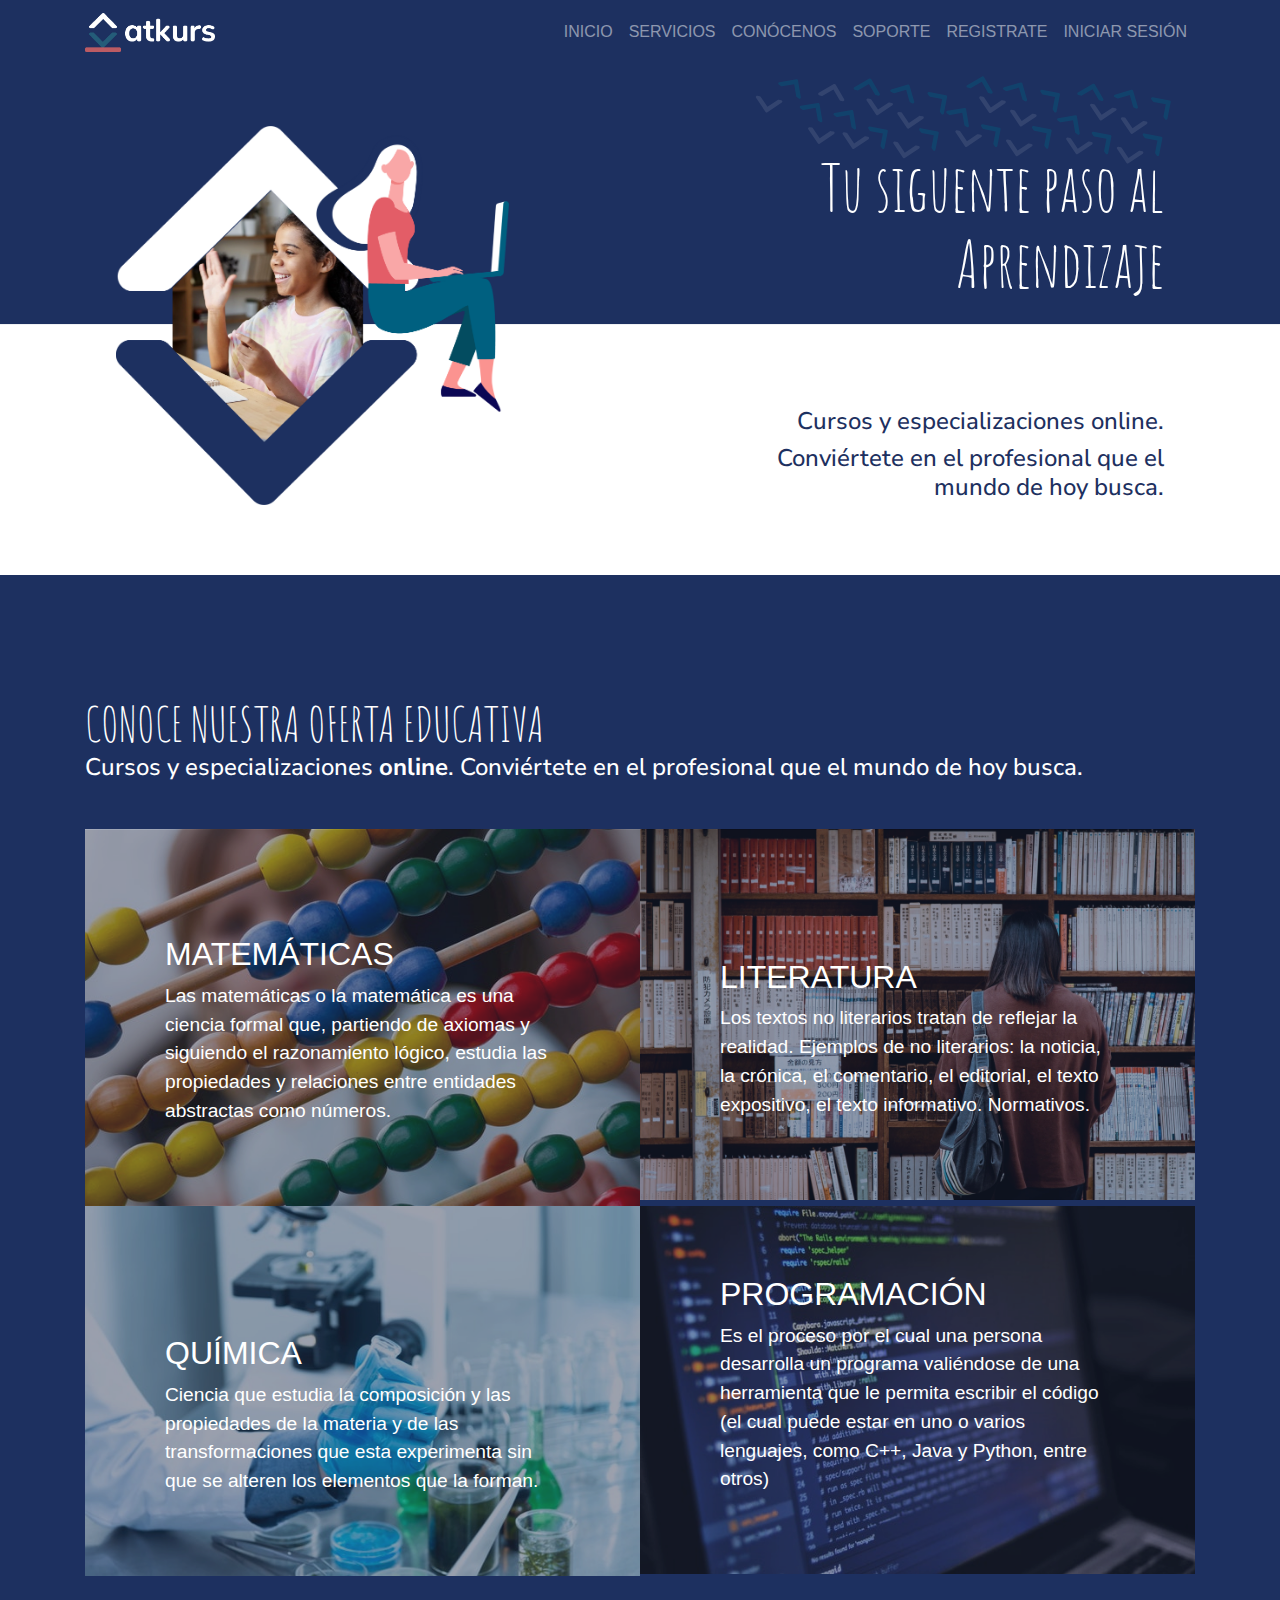
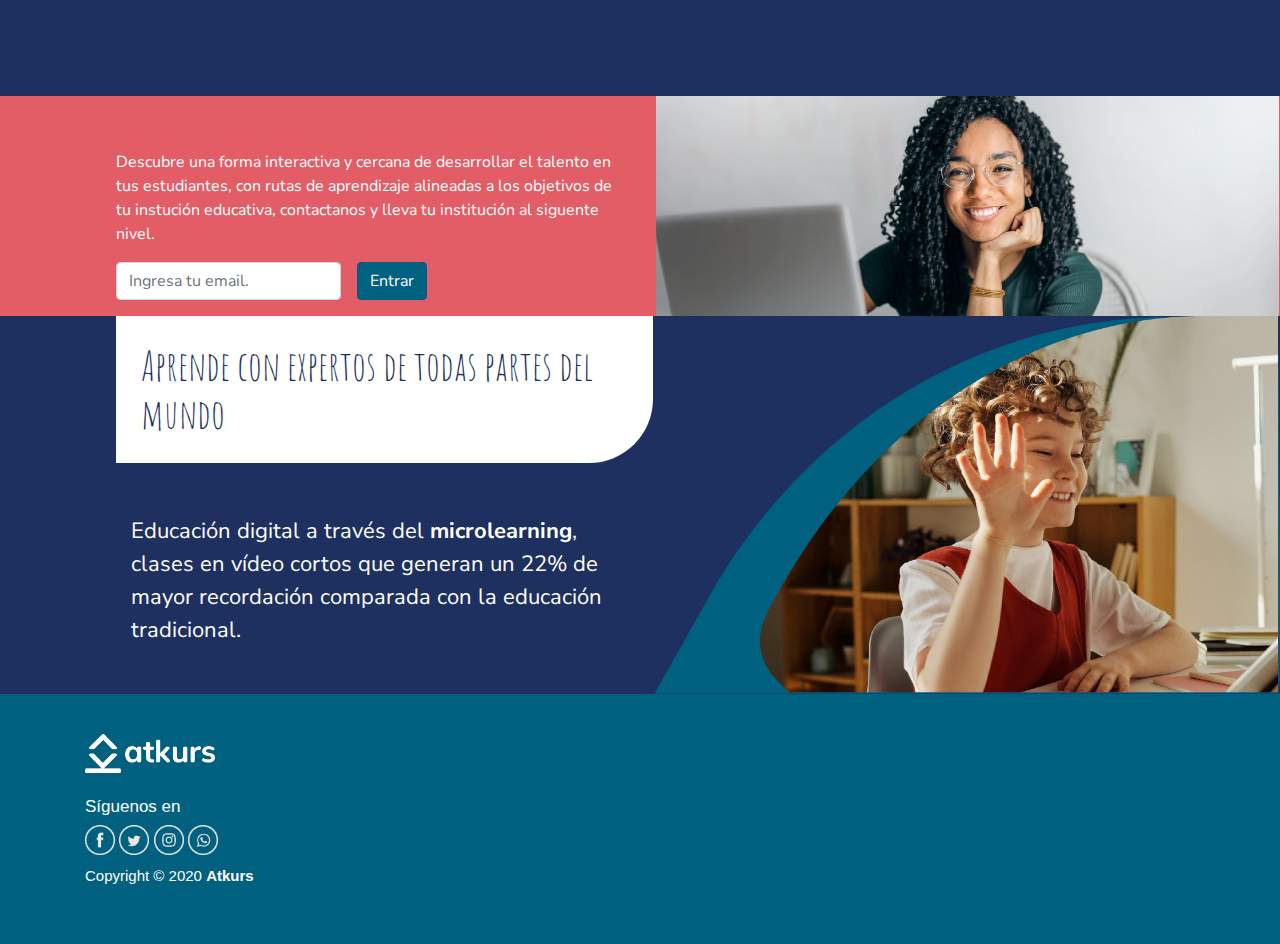
<file: index.html>
<!DOCTYPE html>
<html lang="en">

<head>
    <meta charset="UTF-8">
    <meta name="viewport" content="width=device-width, initial-scale=1.0">
        <link rel="stylesheet" href="https://stackpath.bootstrapcdn.com/bootstrap/4.4.1/css/bootstrap.min.css" integrity="sha384-Vkoo8x4CGsO3+Hhxv8T/Q5PaXtkKtu6ug5TOeNV6gBiFeWPGFN9MuhOf23Q9Ifjh" crossorigin="anonymous">
    <link href="css/style.css" rel="stylesheet">
<link rel="preconnect" href="https://fonts.gstatic.com">
<link href="https://fonts.googleapis.com/css2?family=Oswald:wght@700&family=Raleway:ital,wght@0,100;0,200;0,300;0,400;0,700;0,800;0,900;1,100;1,200;1,300;1,600&display=swap" rel="stylesheet">
   <link rel="preconnect" href="https://fonts.gstatic.com">
    <link href="https://fonts.googleapis.com/css2?family=Amatic+SC:wght@700&family=Nunito+Sans:wght@300&display=swap" rel="stylesheet">

    <title>Atkurs-Home Page</title>
</head>

<body>
       <nav class="navbar navbar-expand-lg navbar-dark fixed-top" id="mainNav">
            <div class="container">
                <a class="navbar-brand js-scroll-trigger" href="index.html"> <img src="img/logo-header_1.png" alt="Logo Atkurs" width="130" class="img-fluid"></a>
                <button class="navbar-toggler navbar-toggler-right" type="button" data-toggle="collapse" data-target="#navbarResponsive" aria-controls="navbarResponsive" aria-expanded="false" aria-label="Toggle navigation">
                    Menu
                    <i class="fas fa-bars ml-1"></i>
                </button>
                <div class="collapse navbar-collapse" id="navbarResponsive">
                    <ul class="navbar-nav text-uppercase ml-auto">
                                   <li class="nav-item"><a class="nav-link js-scroll-trigger" href="index.html">Inicio</a></li>
                        <li class="nav-item"><a class="nav-link js-scroll-trigger" href="servicios.html">Servicios</a></li>
                        <li class="nav-item"><a class="nav-link js-scroll-trigger" href="conocenos.html">Conócenos</a></li>
                        <li class="nav-item"><a class="nav-link js-scroll-trigger" href="contacto.html">Soporte</a></li>
                        <li class="nav-item"><a class="nav-link js-scroll-trigger" href="registrate.html">Registrate</a></li>
                          <li class="nav-item"><a class="nav-link js-scroll-trigger" href="login.html">Iniciar Sesión</a></li>
                    </ul>
                </div>
            </div>
        </nav>  

      <header>
            <div class="container">
              
            </div>
        </header> 
<section id="villain">
        <div class="containter">
            
            <div class="row">
        
                <article class="col-md-6 col-sm-12 articlesGrid">
                    <img src="img/Untitled-1.png" alt="Image" class="img-fluid">
                </article>
                
                <article class="col-md-6 col-sm-12 articlesGrid"><br>
                    <h1 class="Titulo1">Tu siguente paso al Aprendizaje</h1>
                    <br><br><br><br>
                <div class="Subtitulo1"> 
                    <h4>Cursos y especializaciones online.</h4>
                    <h4>Conviértete en el profesional que el mundo de hoy busca.</h4>
                </div>
                   
                </article>  
                
            </div>
        </div>
    </section>


    <!-- ofertaEducativa -->
  <section class="content-section" id="ofertaEducativa">
    <div class="container">
      <div class="content-section-heading ">
        <h2 class=" mb-0 Titulo3" >CONOCE NUESTRA OFERTA EDUCATIVA</h2>
        <h4 class="mb-5 Subtitulo3">Cursos y especializaciones <b>online</b>. Conviértete en el profesional que el mundo de hoy busca.</h4>
      </div>
      <div class="row no-gutters">
        <div class="col-lg-6">
          <a class="ofertaEducativa-item" href="#!">
            <div class="caption">
              <div class="caption-content">
                <div class="h2">MATEMÁTICAS</div>
                <p class="mb-0">Las matemáticas o la matemática​ es una ciencia formal que, partiendo de axiomas y siguiendo el razonamiento lógico, estudia las propiedades y relaciones entre entidades abstractas como números.</p>
              </div>
            </div>
            <img class="img-fluid Img_ofertaEducativa" src="img/ofertaEducativa-1.jpg" alt="">
          </a>
        </div>
        <div class="col-lg-6">
          <a class="ofertaEducativa-item" href="#!">
            <div class="caption">
              <div class="caption-content">
                <div class="h2">LITERATURA</div>
                <p class="mb-0">Los textos no literarios tratan de reflejar la realidad. Ejemplos de no literarios: la noticia, la crónica, el comentario, el editorial, el texto expositivo, el texto informativo. Normativos.</p>
              </div>
            </div>
            <img class="img-fluid Img_ofertaEducativa" src="img/ofertaEducativa-2.jpg" alt="">
          </a>
        </div>
        <div class="col-lg-6">
          <a class="ofertaEducativa-item" href="#!">
            <div class="caption">
              <div class="caption-content">
                <div class="h2">QUÍMICA</div>
                <p class="mb-0">Ciencia que estudia la composición y las propiedades de la materia y de las transformaciones que esta experimenta sin que se alteren los elementos que la forman.</p>
              </div>
            </div>
            <img class="img-fluid Img_ofertaEducativa" src="img/ofertaEducativa-3.jpg" alt="">
          </a>
        </div>
        <div class="col-lg-6">
          <a class="ofertaEducativa-item" href="#!">
            <div class="caption">
              <div class="caption-content">
                <div class="h2">PROGRAMACIÓN</div>
                <p class="mb-0">Es el proceso por el cual una persona desarrolla un programa valiéndose de una herramienta que le permita escribir el código (el cual puede estar en uno o varios lenguajes, como C++, Java y Python, entre otros)</p>
              </div>
            </div>
            <img class="img-fluid Img_ofertaEducativa" src="img/ofertaEducativa-4.jpg" alt="">
          </a>
        </div>
      </div>
    </div>
  </section>

        <section id="joven2">
    <div class="" >
        
        <div class="row">
                
        <article class="col-md-6 col-sm-12 articlesGrid2 Subtitulo2"> 
                <br>    
        <p>Descubre una forma interactiva y cercana de desarrollar el talento en tus estudiantes, con rutas de aprendizaje alineadas a los objetivos de tu instución educativa, contactanos y lleva tu institución al siguente nivel.</p>
            <form class="form-inline">

  <div class="form-group mx-sm-3 mb-2 formulario">
    <label for="inputPassword2" class="sr-only">Ingresa tu email.</label>
    <input  class="form-control" id="inputPassword2" placeholder="Ingresa tu email.">
  </div>
  <button type="submit" class="btn btn-primary mb-2">Entrar</button>
</form>
        </article>
            
        <article class="col-md-6 col-sm-12" >
            <img class="img-fluid imagentriangular" src="img/joven2.png" alt="joven2">
            </article>      
        </div>
        </div>
    </section>
    
    <section id="joven3">
    <div class="" >
        
        <div class="row">
        
        <article class="col-md-6 col-sm-12 articlesGrid2"> 
        <h1 class= "titulo">Aprende con expertos de todas partes del mundo</h1>
            
            
        <article class="col-md-12 col-sm-12 Subtitulo2">  
        <br> 
        <p>Educación digital a través del <b>microlearning</b>, 
            clases en vídeo cortos que generan un 22% de mayor recordación comparada con la educación tradicional.</p>
        </article>
            </article>
            
            <article class="col-md-6 col-sm-12">
            <img class="img-fluid" src="img/joven3.png" alt="joven3">
        </article>  
            
        
        </div>
        </div>
    </section>
    

    <footer>
        <div class="container">
            <img src="img/logo-footer.png" alt="Atkurs footer" width="130" class="img-fluid">
            <br>
            <br>
            <h4>Síguenos en</h4>
            <a href="#"><img src="img/facebook-icon.png" alt="Facebook" width="30px" class="img-fluid"></a>
            <a href="#"><img src="img/twitter-icon.png" alt="Facebook" width="30px" class="img-fluid"></a>
            <a href="#"><img src="img/instagram-icon.png" alt="Facebook" width="30px" class="img-fluid"></a>
            <a href="#"><img src="img/whatsapp.png" alt="Facebook" width="30px" class="img-fluid"></a>
            <p>Copyright &copy; 2020 <b>Atkurs</b></p>
        </div>
    </footer>







    <script src="https://code.jquery.com/jquery-3.4.1.slim.min.js" integrity="sha384-J6qa4849blE2+poT4WnyKhv5vZF5SrPo0iEjwBvKU7imGFAV0wwj1yYfoRSJoZ+n" crossorigin="anonymous"></script>
<script src="https://cdn.jsdelivr.net/npm/popper.js@1.16.0/dist/umd/popper.min.js" integrity="sha384-Q6E9RHvbIyZFJoft+2mJbHaEWldlvI9IOYy5n3zV9zzTtmI3UksdQRVvoxMfooAo" crossorigin="anonymous"></script>
<script src="https://stackpath.bootstrapcdn.com/bootstrap/4.4.1/js/bootstrap.min.js" integrity="sha384-wfSDF2E50Y2D1uUdj0O3uMBJnjuUD4Ih7YwaYd1iqfktj0Uod8GCExl3Og8ifwB6" crossorigin="anonymous"></script>

</body>

</html>
</file>
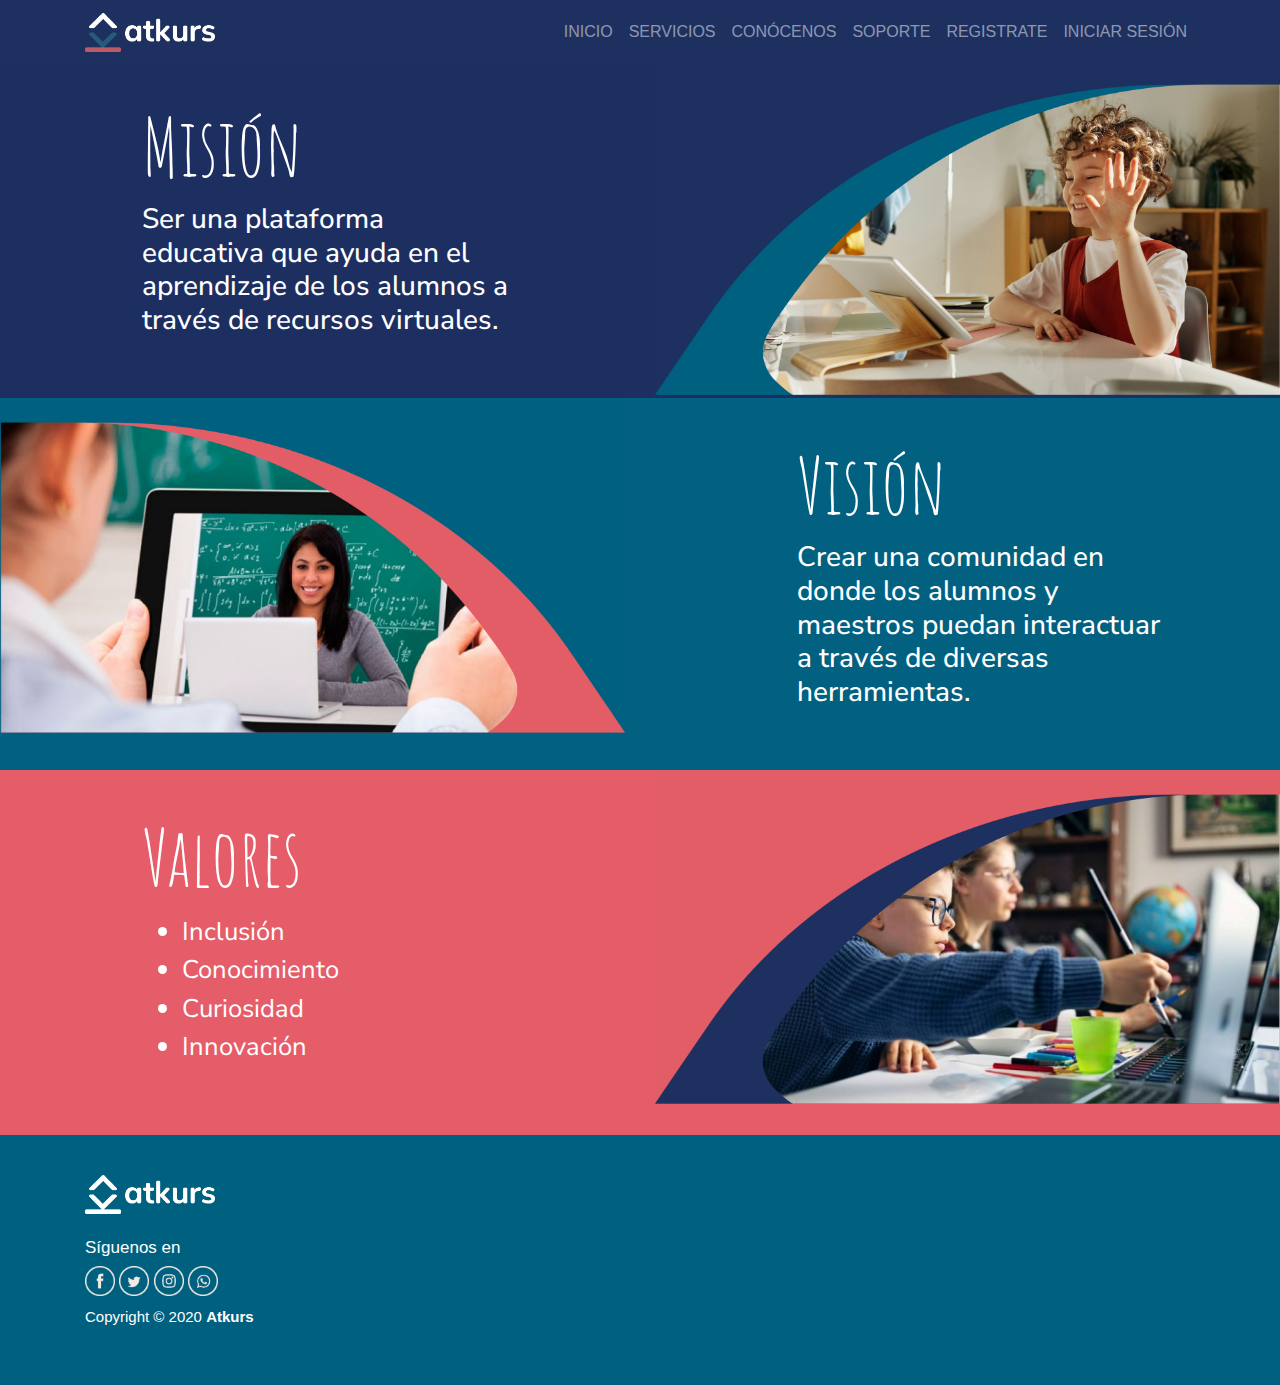
<file: conocenos.html>
<!doctype html>
<html>

<head>
    <meta charset="utf-8">
    <meta name="viewport" content="width=device-width, initial-scale=1.0">
    <title>Atkurs-Conocenos</title>
    <link rel="stylesheet" href="https://stackpath.bootstrapcdn.com/bootstrap/4.4.1/css/bootstrap.min.css" integrity="sha384-Vkoo8x4CGsO3+Hhxv8T/Q5PaXtkKtu6ug5TOeNV6gBiFeWPGFN9MuhOf23Q9Ifjh" crossorigin="anonymous">
    <link href="css/style.css" rel="stylesheet">
    <link rel="preconnect" href="https://fonts.gstatic.com">
    <link href="https://fonts.googleapis.com/css2?family=Oswald:wght@700&family=Raleway:ital,wght@0,100;0,200;0,300;0,400;0,700;0,800;0,900;1,100;1,200;1,300;1,600&display=swap" rel="stylesheet">
    <link rel="preconnect" href="https://fonts.gstatic.com">
    <link href="https://fonts.googleapis.com/css2?family=Amatic+SC:wght@700&family=Nunito+Sans:wght@300&display=swap" rel="stylesheet">
</head>

<body>
 <nav class="navbar navbar-expand-lg navbar-dark fixed-top" id="mainNav">
    <div class="container">
        <a class="navbar-brand js-scroll-trigger" href="#page-top"> <img src="img/logo-header_1.png" alt="Logo Atkurs" width="130" class="img-fluid"></a>
        <button class="navbar-toggler navbar-toggler-right" type="button" data-toggle="collapse" data-target="#navbarResponsive" aria-controls="navbarResponsive" aria-expanded="false" aria-label="Toggle navigation">
            Menu
            <i class="fas fa-bars ml-1"></i>
        </button>
        <div class="collapse navbar-collapse" id="navbarResponsive">
            <ul class="navbar-nav text-uppercase ml-auto">
                          <li class="nav-item"><a class="nav-link js-scroll-trigger" href="index.html">Inicio</a></li>
                        <li class="nav-item"><a class="nav-link js-scroll-trigger" href="servicios.html">Servicios</a></li>
                        <li class="nav-item"><a class="nav-link js-scroll-trigger" href="conocenos.html">Conócenos</a></li>
                        <li class="nav-item"><a class="nav-link js-scroll-trigger" href="contacto.html">Soporte</a></li>
                        <li class="nav-item"><a class="nav-link js-scroll-trigger" href="registrate.html">Registrate</a></li>
                          <li class="nav-item"><a class="nav-link js-scroll-trigger" href="login.html">Iniciar Sesión</a></li>
            </ul>
        </div>
    </div>
</nav>  

<header>
    <div class="container">

    </div>
</header> 
<section id="hero">
    <div class="">

        <div class="row">
            <article class="col-md-6 col-sm-12 textBox">
                <h1 class="conocenosTitulos">Misión</h1>
                <h3 class="misiontext">Ser una plataforma educativa que ayuda en el aprendizaje de los alumnos a través de recursos virtuales.</h3>
            </article>
            <article class="col-md-6 col-sm-12">
                <img src="img/atkurs-mision (1).png" alt="pets hero" class="img-fluid">
            </article>

        </div>

    </div>
</section>
<section id="hero2">
    <div class="">

        <div class="row">
            <article class="col-md-6 col-sm-12">
                <img src="img/atkurs-vision.png" alt="pets hero" class="img-fluid">
            </article>
            <article class="col-md-6 col-sm-12 textBox">
                <h1 id="vision" class="conocenosTitulos">Visión</h1>
                <h3 id="whichis"> Crear una comunidad en donde los alumnos y maestros puedan interactuar a través de diversas herramientas.</h3>
            </article>
        </div>
    </div>
</section>
<section id="hero3">
    <div class="">

        <div class="row">
            <article class="col-md-6 col-sm-12 textBox">
                <h1 class="conocenosTitulos">Valores</h1>
                <ul id="lista">
                    <li>Inclusión</li>
                    <li>Conocimiento</li>
                    <li>Curiosidad</li>
                    <li>Innovación</li>
                </ul>
            </article>
            <article class="col-md-6 col-sm-12">
                <img src="img/atkurs-valores.png" alt="pets hero" class="img-fluid">
            </article>

        </div>

    </div>
</section>
<footer>
    <div class="container">
        <img src="img/logo-footer.png" alt="Atkurs footer" width="130" class="img-fluid">
        <br>
        <br>
        <h4>Síguenos en</h4>
        <a href="#"><img src="img/facebook-icon.png" alt="Facebook" width="30px" class="img-fluid"></a>
        <a href="#"><img src="img/twitter-icon.png" alt="Facebook" width="30px" class="img-fluid"></a>
        <a href="#"><img src="img/instagram-icon.png" alt="Facebook" width="30px" class="img-fluid"></a>
        <a href="#"><img src="img/whatsapp.png" alt="Facebook" width="30px" class="img-fluid"></a>
        <p>Copyright &copy; 2020 <b>Atkurs</b></p>
    </div>
</footer>


 <script src="https://code.jquery.com/jquery-3.4.1.slim.min.js" integrity="sha384-J6qa4849blE2+poT4WnyKhv5vZF5SrPo0iEjwBvKU7imGFAV0wwj1yYfoRSJoZ+n" crossorigin="anonymous"></script>
<script src="https://cdn.jsdelivr.net/npm/popper.js@1.16.0/dist/umd/popper.min.js" integrity="sha384-Q6E9RHvbIyZFJoft+2mJbHaEWldlvI9IOYy5n3zV9zzTtmI3UksdQRVvoxMfooAo" crossorigin="anonymous"></script>
<script src="https://stackpath.bootstrapcdn.com/bootstrap/4.4.1/js/bootstrap.min.js" integrity="sha384-wfSDF2E50Y2D1uUdj0O3uMBJnjuUD4Ih7YwaYd1iqfktj0Uod8GCExl3Og8ifwB6" crossorigin="anonymous"></script>
</body>

</html>
</file>
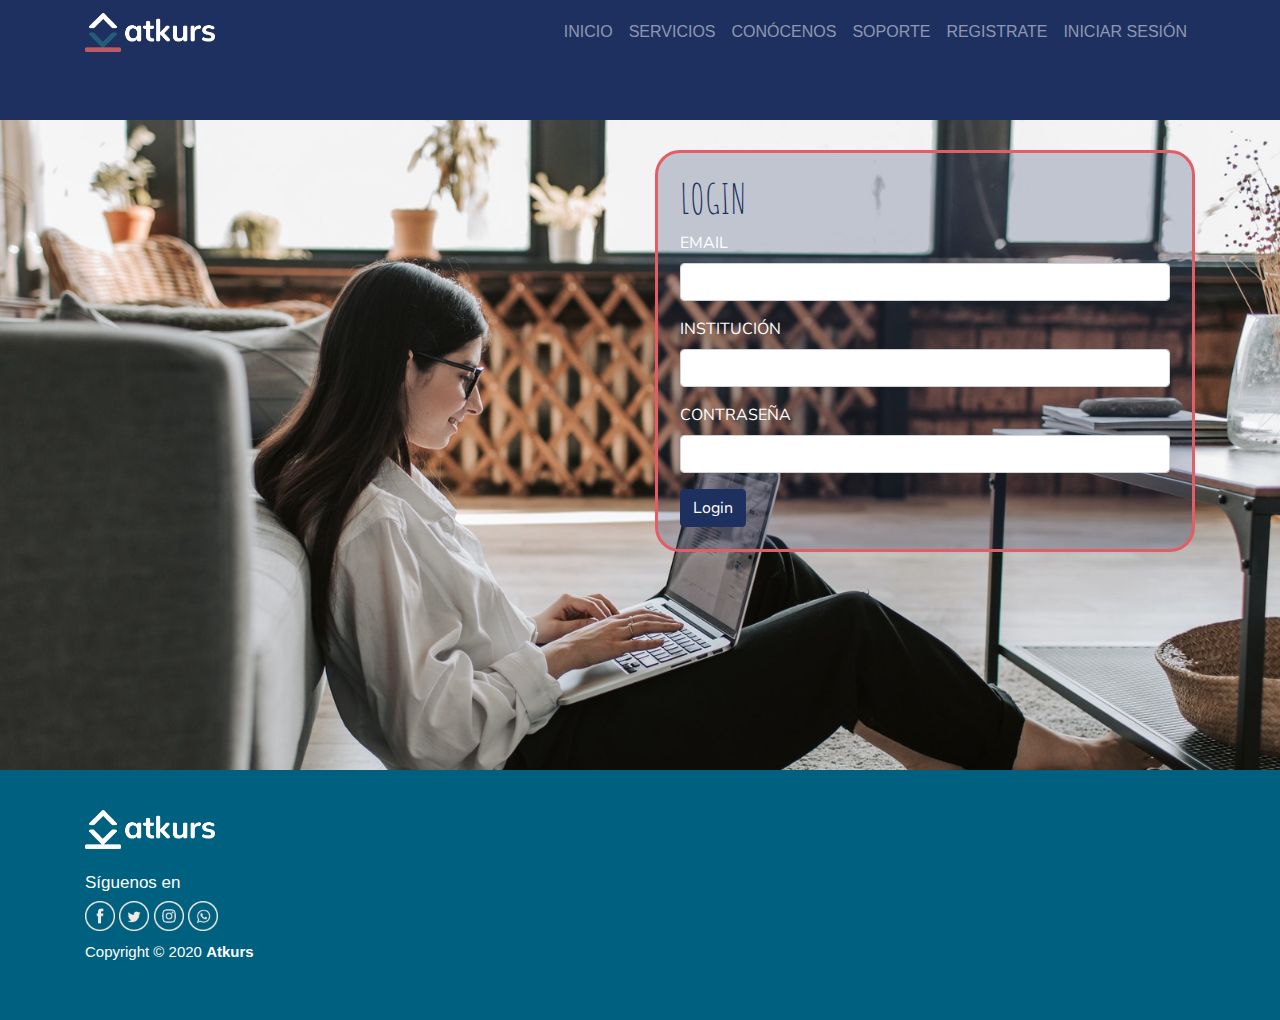
<file: login.html>
<!doctype html>
<html>
<head>
<meta charset="UTF-8">
<meta name="viewport" content="width=device-width, initial-scale=1.0">
<title>pagina</title>
	<link href="css/style_login.css" rel="stylesheet">
        <link rel="stylesheet" href="https://stackpath.bootstrapcdn.com/bootstrap/4.4.1/css/bootstrap.min.css" integrity="sha384-Vkoo8x4CGsO3+Hhxv8T/Q5PaXtkKtu6ug5TOeNV6gBiFeWPGFN9MuhOf23Q9Ifjh" crossorigin="anonymous">

<link rel="preconnect" href="https://fonts.gstatic.com">
<link href="https://fonts.googleapis.com/css2?family=Oswald:wght@700&family=Raleway:ital,wght@0,100;0,200;0,300;0,400;0,700;0,800;0,900;1,100;1,200;1,300;1,600&display=swap" rel="stylesheet">
   <link rel="preconnect" href="https://fonts.gstatic.com">
    <link href="https://fonts.googleapis.com/css2?family=Amatic+SC:wght@700&family=Nunito+Sans:wght@300&display=swap" rel="stylesheet">
</head>
<header>
</header>

	<body>
		 <nav class="navbar navbar-expand-lg navbar-dark fixed-top" id="mainNav">
            <div class="container">
                <a class="navbar-brand js-scroll-trigger" href="index.html"> <img src="img/logo-header_1.png" alt="Logo Atkurs" width="130" class="img-fluid"></a>
                <button class="navbar-toggler navbar-toggler-right" type="button" data-toggle="collapse" data-target="#navbarResponsive" aria-controls="navbarResponsive" aria-expanded="false" aria-label="Toggle navigation">
                    Menu
                    <i class="fas fa-bars ml-1"></i>
                </button>
                <div class="collapse navbar-collapse" id="navbarResponsive">
                    <ul class="navbar-nav text-uppercase ml-auto">
                                   <li class="nav-item"><a class="nav-link js-scroll-trigger" href="index.html">Inicio</a></li>
                        <li class="nav-item"><a class="nav-link js-scroll-trigger" href="servicios.html">Servicios</a></li>
                        <li class="nav-item"><a class="nav-link js-scroll-trigger" href="conocenos.html">Conócenos</a></li>
                        <li class="nav-item"><a class="nav-link js-scroll-trigger" href="contacto.html">Soporte</a></li>
                        <li class="nav-item"><a class="nav-link js-scroll-trigger" href="registrate.html">Registrate</a></li>
                          <li class="nav-item"><a class="nav-link js-scroll-trigger" href="login.html">Iniciar Sesión</a></li>
                    </ul>
                </div>
            </div>
        </nav>  

      <header>
            <div class="container">
              
            </div>
        </header> 
<section class="container">
		<div class="row">
			 <article class="col-md-6 col-sm-12 ">

			</article>

			 <article class="col-md-6 col-sm-12">

          <section id="formulario" class="container">
             <h1>login</h1>
<form>
  <div class="form-group">
    <label for="exampleInputEmail1">Email </label>
    <input type="email" class="form-control" id="exampleInputEmail1" aria-describedby="emailHelp">
   
  </div>
    <div class="form-group">
    <label for="exampleInputEmail1">Institución</label>
    <input type="text" class="form-control" id="exampleInputEmail1" aria-describedby="emailHelp">
   
  </div>
  <div class="form-group">
    <label for="exampleInputPassword1">Contraseña</label>
    <input type="password" class="form-control" id="exampleInputPassword1">
  </div>

  <button type="submit" class="btn btn-primary">Login</button>
</form>
            </section>
			 </article>
		</div>
	</section>
		<br><br><br><br><br><br><br>
		    <footer>
        <div class="container">
            <img src="img/logo-footer.png" alt="Atkurs footer" width="130" class="img-fluid">
            <br>
            <br>
            <h4>Síguenos en</h4>
            <a href="#"><img src="img/facebook-icon.png" alt="Facebook" width="30px" class="img-fluid"></a>
            <a href="#"><img src="img/twitter-icon.png" alt="Facebook" width="30px" class="img-fluid"></a>
            <a href="#"><img src="img/instagram-icon.png" alt="Facebook" width="30px" class="img-fluid"></a>
            <a href="#"><img src="img/whatsapp.png" alt="Facebook" width="30px" class="img-fluid"></a>
            <p>Copyright &copy; 2020 <b>Atkurs</b></p>
        </div>
    </footer>


		 <script src="https://code.jquery.com/jquery-3.4.1.slim.min.js" integrity="sha384-J6qa4849blE2+poT4WnyKhv5vZF5SrPo0iEjwBvKU7imGFAV0wwj1yYfoRSJoZ+n" crossorigin="anonymous"></script>
<script src="https://cdn.jsdelivr.net/npm/popper.js@1.16.0/dist/umd/popper.min.js" integrity="sha384-Q6E9RHvbIyZFJoft+2mJbHaEWldlvI9IOYy5n3zV9zzTtmI3UksdQRVvoxMfooAo" crossorigin="anonymous"></script>
<script src="https://stackpath.bootstrapcdn.com/bootstrap/4.4.1/js/bootstrap.min.js" integrity="sha384-wfSDF2E50Y2D1uUdj0O3uMBJnjuUD4Ih7YwaYd1iqfktj0Uod8GCExl3Og8ifwB6" crossorigin="anonymous"></script>
</body>

</html>
</file>
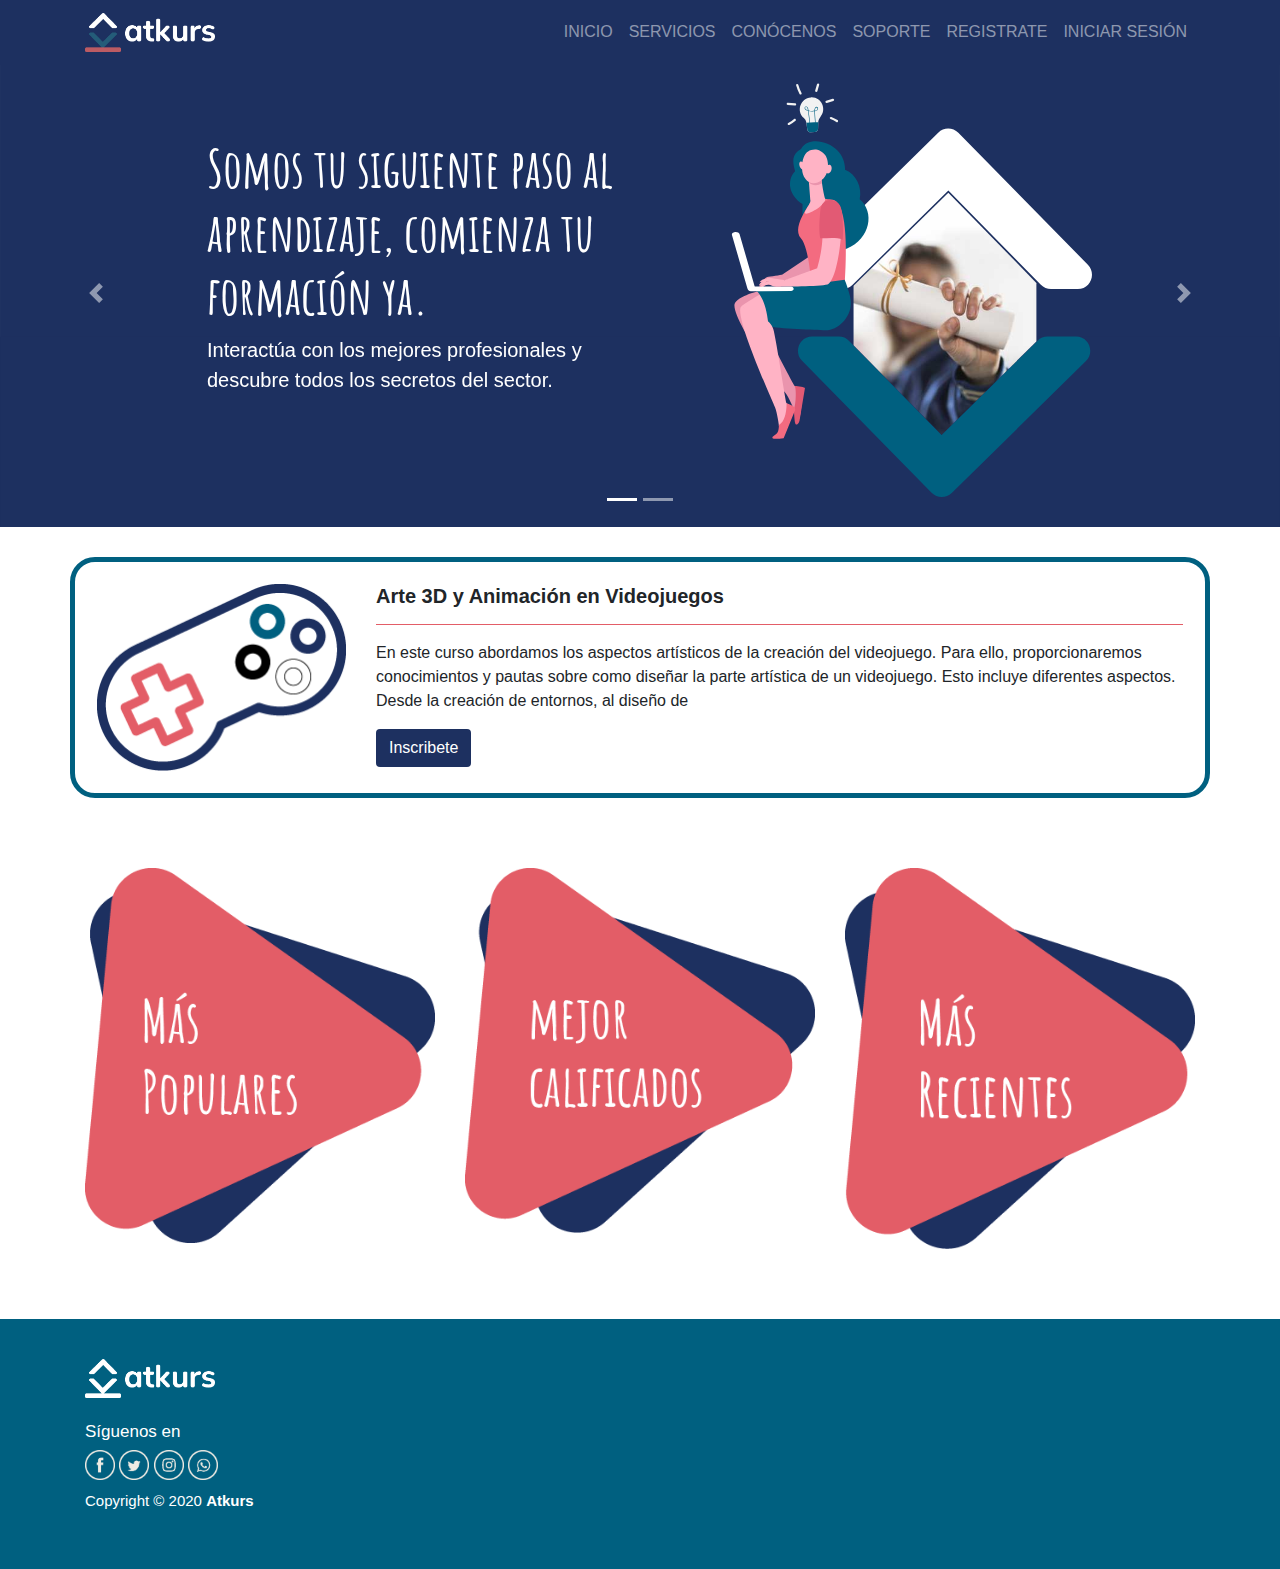
<file: servicios.html>
<!doctype html>
	<html>
	<head>
		<meta charset="utf-8">
		<meta name="viewport" content="width=device-width, initial-scale=1.0">
		<title>Atkurs-Servicios</title>
		<link rel="stylesheet" href="https://stackpath.bootstrapcdn.com/bootstrap/4.4.1/css/bootstrap.min.css" integrity="sha384-Vkoo8x4CGsO3+Hhxv8T/Q5PaXtkKtu6ug5TOeNV6gBiFeWPGFN9MuhOf23Q9Ifjh" crossorigin="anonymous">
		<link href="css/style.css" rel="stylesheet">
		<link rel="preconnect" href="https://fonts.gstatic.com">
		<link href="https://fonts.googleapis.com/css2?family=Oswald:wght@700&family=Raleway:ital,wght@0,100;0,200;0,300;0,400;0,700;0,800;0,900;1,100;1,200;1,300;1,600&display=swap" rel="stylesheet">
		<link rel="preconnect" href="https://fonts.gstatic.com">
		<link href="https://fonts.googleapis.com/css2?family=Amatic+SC:wght@700&family=Nunito+Sans:wght@300&display=swap" rel="stylesheet">
	</head>

	<body>


<nav class="navbar navbar-expand-lg navbar-dark fixed-top" id="mainNav">
            <div class="container">
                <a class="navbar-brand js-scroll-trigger" href="#page-top"> <img src="img/logo-header_1.png" alt="Logo Atkurs" width="130" class="img-fluid"></a>
                <button class="navbar-toggler navbar-toggler-right" type="button" data-toggle="collapse" data-target="#navbarResponsive" aria-controls="navbarResponsive" aria-expanded="false" aria-label="Toggle navigation">
                    Menu
                    <i class="fas fa-bars ml-1"></i>
                </button>
                <div class="collapse navbar-collapse" id="navbarResponsive">
                    <ul class="navbar-nav text-uppercase ml-auto">
                                   <li class="nav-item"><a class="nav-link js-scroll-trigger" href="index.html">Inicio</a></li>
                        <li class="nav-item"><a class="nav-link js-scroll-trigger" href="servicios.html">Servicios</a></li>
                        <li class="nav-item"><a class="nav-link js-scroll-trigger" href="conocenos.html">Conócenos</a></li>
                        <li class="nav-item"><a class="nav-link js-scroll-trigger" href="contacto.html">Soporte</a></li>
                        <li class="nav-item"><a class="nav-link js-scroll-trigger" href="registrate.html">Registrate</a></li>
                          <li class="nav-item"><a class="nav-link js-scroll-trigger" href="login.html">Iniciar Sesión</a></li>
                    </ul>
                </div>
            </div>
        </nav>  
		<header>
            <div class="container">
              
            </div>
        </header> 
		
		<section id="slides">
			<div id="carouselExampleIndicators" class="carousel slide" data-ride="carousel">
				<ol class="carousel-indicators">
					<li data-target="#carouselExampleIndicators" data-slide-to="0" class="active"></li>
					<li data-target="#carouselExampleIndicators" data-slide-to="1"></li>


				</ol>
				<div class="carousel-inner">
					<div class="carousel-item active">
						<img class="d-block w-100" src="img/recurso_01.svg" alt="Slide">
						<div class="carousel-caption">
							<article class="col-md-6">
								<h2>Somos tu siguiente paso al aprendizaje, comienza tu formación ya.</h2>
								
								<p> Interactúa con los mejores profesionales y descubre todos los secretos del sector.</p>

							</article>
						</div>
					</div>
					<div class="carousel-item">
						<img class="d-block w-100" src="img/recurso_02.svg" alt="Slide">

						<div class="carousel-caption cursos">
							<div class="row">
								<article class="col-md-6">

								</article>

								<article class="col-md-6">
									<h2>Forma parte de la mayor comunidad para profesionales.</h2>
										
										<p>Los cursos incluyen tareas revisadas entre compañeros y con calificaciones automáticas, lecciones en video y foros de debate comunitarios. </p>
								</article>
							</div>
						</div>
					</div>

				</div>


				<a class="carousel-control-prev" href="#carouselExampleIndicators" role="button" data-slide="prev">
					<span class="carousel-control-prev-icon" aria-hidden="true"></span>
					<span class="sr-only">Previous</span>
				</a>
				<a class="carousel-control-next" href="#carouselExampleIndicators" role="button" data-slide="next">
					<span class="carousel-control-next-icon" aria-hidden="true"></span>
					<span class="sr-only">Next</span>
				</a>
			</div>
		</section>
		
		<section id="parrafo" class="container">
	<div class="row">
			    <article class="col-md-3 col-sm-12 ">
					
				<img src="img/Recurso 1.png" class="img-fluid" alt="control">
		</article>
				<article class="col-md-9 col-sm-12">
				<h5><b>Arte 3D y Animación en Videojuegos</b></h5>
			
				
					<hr>
					

	<p>En este curso abordamos los aspectos artísticos de la creación del videojuego. Para ello, proporcionaremos conocimientos y pautas sobre como diseñar la parte artística de un videojuego. Esto incluye diferentes aspectos. Desde la creación de entornos, al diseño de
	</p>
			<a href="#" class="btn btnVerde">Inscribete</a>
				
				</article>
		

			</div>
		</section>



	<section id="triangles" class="container">
	<div class="row">
			    <article class="col-md-4 col-sm-12 col-12">
					
					
					<a href="#">

					<img src="img/populares.png" class="img-fluid" alt="populares">
					

					</a>
		</article>
				<article class="col-md-4 col-sm-12 col-12">
				<a href="#">

					<img src="img/calificados.png" class="img-fluid" alt="calificados">
					

					</a>
				</article>
				<article class="col-md-4 col-sm-12 col-12">
					<a href="#">

					<img src="img/recientes.png" class="img-fluid" alt="recientes">
					

					</a>
		</article>
			</div>
		</section>
    <footer>
        <div class="container">
            <img src="img/logo-footer.png" alt="Atkurs footer" width="130" class="img-fluid">
            <br>
            <br>
            <h4>Síguenos en</h4>
            <a href="#"><img src="img/facebook-icon.png" alt="Facebook" width="30px" class="img-fluid"></a>
            <a href="#"><img src="img/twitter-icon.png" alt="Facebook" width="30px" class="img-fluid"></a>
            <a href="#"><img src="img/instagram-icon.png" alt="Facebook" width="30px" class="img-fluid"></a>
            <a href="#"><img src="img/whatsapp.png" alt="Facebook" width="30px" class="img-fluid"></a>
            <p>Copyright &copy; 2020 <b>Atkurs</b></p>
        </div>
    </footer>

		
	 <script src="https://code.jquery.com/jquery-3.4.1.slim.min.js" integrity="sha384-J6qa4849blE2+poT4WnyKhv5vZF5SrPo0iEjwBvKU7imGFAV0wwj1yYfoRSJoZ+n" crossorigin="anonymous"></script>
<script src="https://cdn.jsdelivr.net/npm/popper.js@1.16.0/dist/umd/popper.min.js" integrity="sha384-Q6E9RHvbIyZFJoft+2mJbHaEWldlvI9IOYy5n3zV9zzTtmI3UksdQRVvoxMfooAo" crossorigin="anonymous"></script>
<script src="https://stackpath.bootstrapcdn.com/bootstrap/4.4.1/js/bootstrap.min.js" integrity="sha384-wfSDF2E50Y2D1uUdj0O3uMBJnjuUD4Ih7YwaYd1iqfktj0Uod8GCExl3Og8ifwB6" crossorigin="anonymous"></script>
		
		
	</body>
	</html>
</file>
<file: css/style.css>
@charset "utf-8";
.btnVerde{
  background-color: #1D3060;
  color: #fff;
}
.imagen {
  margin-left: 120px;
  align-content: center;
  margin-top: 80px;
}
#triangles{

    margin-bottom: 70px;
    margin-top: 70px;

}
#parrafo{

  border-style: solid;
    /* border: 10px; */;
    border-color: #006080;
    width: 100%;
    border-size: initial;
    border-radius: 25px;
    margin-bottom: 50px;
    margin-top: 30px;
    padding: 22px;
  border-width:thick;
}
hr{
 
  border-color: #E35D67;
 


}

.misiontext {
    font-family: 'Nunito Sans', sans-serif;
    text-align: left;
    color: white;
}



h1,h2,h3,h6{
  font-family: 'Amatic SC', cursive;
}


.carousel-caption{
  display: grid;
  align-items: center;
  height: 100%;
  text-align: left;
  
}

.carousel-caption h2{
font-size: 53px;
  
    font-weight: bolder;

}

.carousel-caption p{
  color: #fff;
  font-size: 20px;
}
.cursos p{
  
  
  font-size: 20px;
  color:#FFFFFF;
}

.cursos h2{
  color: #fff;
}

/* CSS Document */
.textBox{
       padding: 3% 10% 4% 12%;
    }
#hero {
    background-color: #1d2f61;
}

.conocenosTitulos {
    font-family: 'Amatic SC', cursive;
    text-align: left;
    font-size: 500%;
    color: white;
}



#hero2 {
    background-color: #026181;
}

#vision {
    font-family: 'Amatic SC', cursive;
    text-align: right;
    font-size: 500%;
    color: white;
}

#whichis {
    font-family: 'Nunito Sans', sans-serif;
    text-align: right;
    color: white;
}

#hero3 {
    background-color: #e55d69;
}

#lista {
    font-family: 'Nunito Sans', sans-serif;
    text-align: left;
    color: white;
    font-size: 160%;
}

#hero2 h3 {
    text-align: left;
}

#hero2 h1 {
    text-align: left;
}













nav{
background-color: #1D3060;
}
#villain{
   
     background: url("../img/section1.svg");
       background-repeat: no-repeat;
    background-size: cover;
}

.img-fluid{
}

.Titulo1{
    font-family: 'Amatic SC', cursive;
    color: white;
    text-align: right;
    font-size: 400%;
}
.Subtitulo1{
    font-family: 'Nunito Sans', sans-serif;
    text-align: right !important;
     color: #1d3060 !important;
}
.Subtitulo2{
    font-family: 'Nunito Sans', sans-serif;
    text-align: left;

}
.Subtitulo3{
    font-family: 'Nunito Sans', sans-serif;
    text-align: left;
    color: white;
}
.articlesGrid{
    padding-right:  10%;
     padding-left:   10%;
      padding-top:  5%;
       padding-bottom:   5%;
}
.articlesGrid2{
     padding-left:   10%;
      
}

header {
    background-color: #1d3060;
    padding: 30px;
}

footer {
    background-color: #006080;
    padding: 40px;
}

footer p {
    color: #fff;
    margin-top: 10px;
    text-align: left;
    font-size: 15px;
}

footer h4 {
    font-size: 17px;
    color: #fff;
    font-weight: 400;
}

#joven2{
    background-color: #E35D67;
    text-align: left;
    border: 0px;
    padding: 0;
    font-family: 'Amatic SC', cursive;
}

#joven2 p{
    color: #FFFFFF;
    margin-top: 30px;

}

.imagentriangular {
    padding: 0px;
    margin: 0;
    border: 0;
    height: 30;
}


#joven3{
    text-align: left;
    font-family: 'Nunito Sans', sans-serif;
    background-color: #1D3060;
    
}
.btn-primary {
    color: #fff;
    background-color: #006080 !important;
    border-color: #006080 !important;
}

#joven3 h1{
    color: #1D3060;
}

#joven3 p{
    color:#FFFFFF;
    font-family: 'Nunito Sans', sans-serif;
    font-size: 22px;
    padding-top: 20px;
}
.titulo {
  font-family: 'Amatic SC', cursive;
    background-color: #FFFFFF;
    padding: 5%;
    border-radius: 0px 0px 106px 0px;
    -moz-border-radius: 0px 0px 106px 0px;
    -webkit-border-radius: 0px 0px 64px 0px;
    border: 0px solid #000000;
    width: 105.5%;
    position: relative;
}
@charset "utf-8";


 .Titulo3 {
    font-family: 'Amatic SC', cursive;
    color: white;
    font-size: 400%;
}

.Img_ofertaEducativa{
opacity: 70%;
 }
#ofertaEducativa{
    background-color: #1D3060;
}
body,
html {
  width: 100%;
  height: 100%;
}


.btn-xl {
  padding: 1.25rem 2.5rem;
}

.content-section {
  padding-top: 7.5rem;
  padding-bottom: 7.5rem;
}

.content-section-heading h2 {
  font-size: 3rem;
}

.content-section-heading h3 {
  font-size: 1rem;
  text-transform: uppercase;
}


.formulario {
margin-left: 0rem !important; 

    }

.text-faded {
  color: rgba(255, 255, 255, 0.7);
}


.ofertaEducativa-item {
  display: block;
  position: relative;
  overflow: hidden;
  max-width: 530px;
  margin: auto auto 1rem;
}

.ofertaEducativa-item .caption {
  display: flex;
  height: 100%;
  width: 100%;
  background-color: rgba(33, 37, 41, 0.2);
  position: absolute;
  top: 0;
  bottom: 0;
  z-index: 1;
}

.ofertaEducativa-item .caption .caption-content {
  color: #fff;
  margin: auto 2rem 2rem;
}

.ofertaEducativa-item .caption .caption-content h2 {
  font-size: 0.8rem;
  text-transform: uppercase;
}

.ofertaEducativa-item .caption .caption-content p {
  font-weight: 300;
  font-size: 1.2rem;
}

@media (min-width: 992px) {
  .ofertaEducativa-item {
    max-width: none;
    margin: 0;
  }
  .ofertaEducativa-item .caption {
    transition: background-color 0.7s, -webkit-clip-path 0.25s ease-out;
    transition: clip-path 0.25s ease-out, background-color 0.7s;
    transition: clip-path 0.25s ease-out, background-color 0.7s, -webkit-clip-path 0.25s ease-out;
    -webkit-clip-path: inset(0px);
    clip-path: inset(0px);
  }
  .ofertaEducativa-item .caption .caption-content {
    transition: opacity 0.25s;
    margin-left: 5rem;
    margin-right: 5rem;
    margin-bottom: 5rem;
  }
  .ofertaEducativa-item img {
    transition: -webkit-clip-path 0.25s ease-out;
    transition: clip-path 0.25s ease-out;
    transition: clip-path 0.25s ease-out, -webkit-clip-path 0.25s ease-out;
    -webkit-clip-path: inset(-1px);
    clip-path: inset(-1px);
  }
  .ofertaEducativa-item:hover img {
    -webkit-clip-path: inset(2rem);
    clip-path: inset(2rem);
  }
  .ofertaEducativa-item:hover .caption {
    background-color: #006080;
    -webkit-clip-path: inset(2rem);
    clip-path: inset(2rem);
  }
}


a {
  color: #1D809F;
}

a:hover, a:focus, a:active {
  color: #155d74;
}
</file>
<file: css/style_login.css>
nav{
background-color: #1D3060;
}
header {
    background-color: #1d3060;
    padding: 30px;
}

footer {
    background-color: #006080;
    padding: 40px;
}

footer p {
    color: #fff;
    margin-top: 10px;
    text-align: left;
    font-size: 15px;
}

footer h4 {
    font-size: 17px;
    color: #fff;
    font-weight: 400;
}
body {
	background-image: url("../img/fondo.jpg");
    background-size:cover;
background-position:top center; 
}
#formulario {
    font-family: 'Nunito Sans', sans-serif ;
    border-style: solid;
    /* border: 10px; */
    border-color: #E35D67;
    width: 100%;
    border-size: initial;
    border-radius: 25px;
    margin-bottom: 50px;
    margin-top: 30px;
    padding: 22px;
    text-transform: uppercase;
    background-color: rgb(29 48 96 / 23%);
        color: white;
}
#formulario h1 {
font-family: 'Amatic SC', cursive;
color: #1d3060;
font-size: bolder;
    }
    
button{

	background-color: #1d3060 !important;
    border-color: #1d3060 !important;
	color: #fff;
}
</file>
